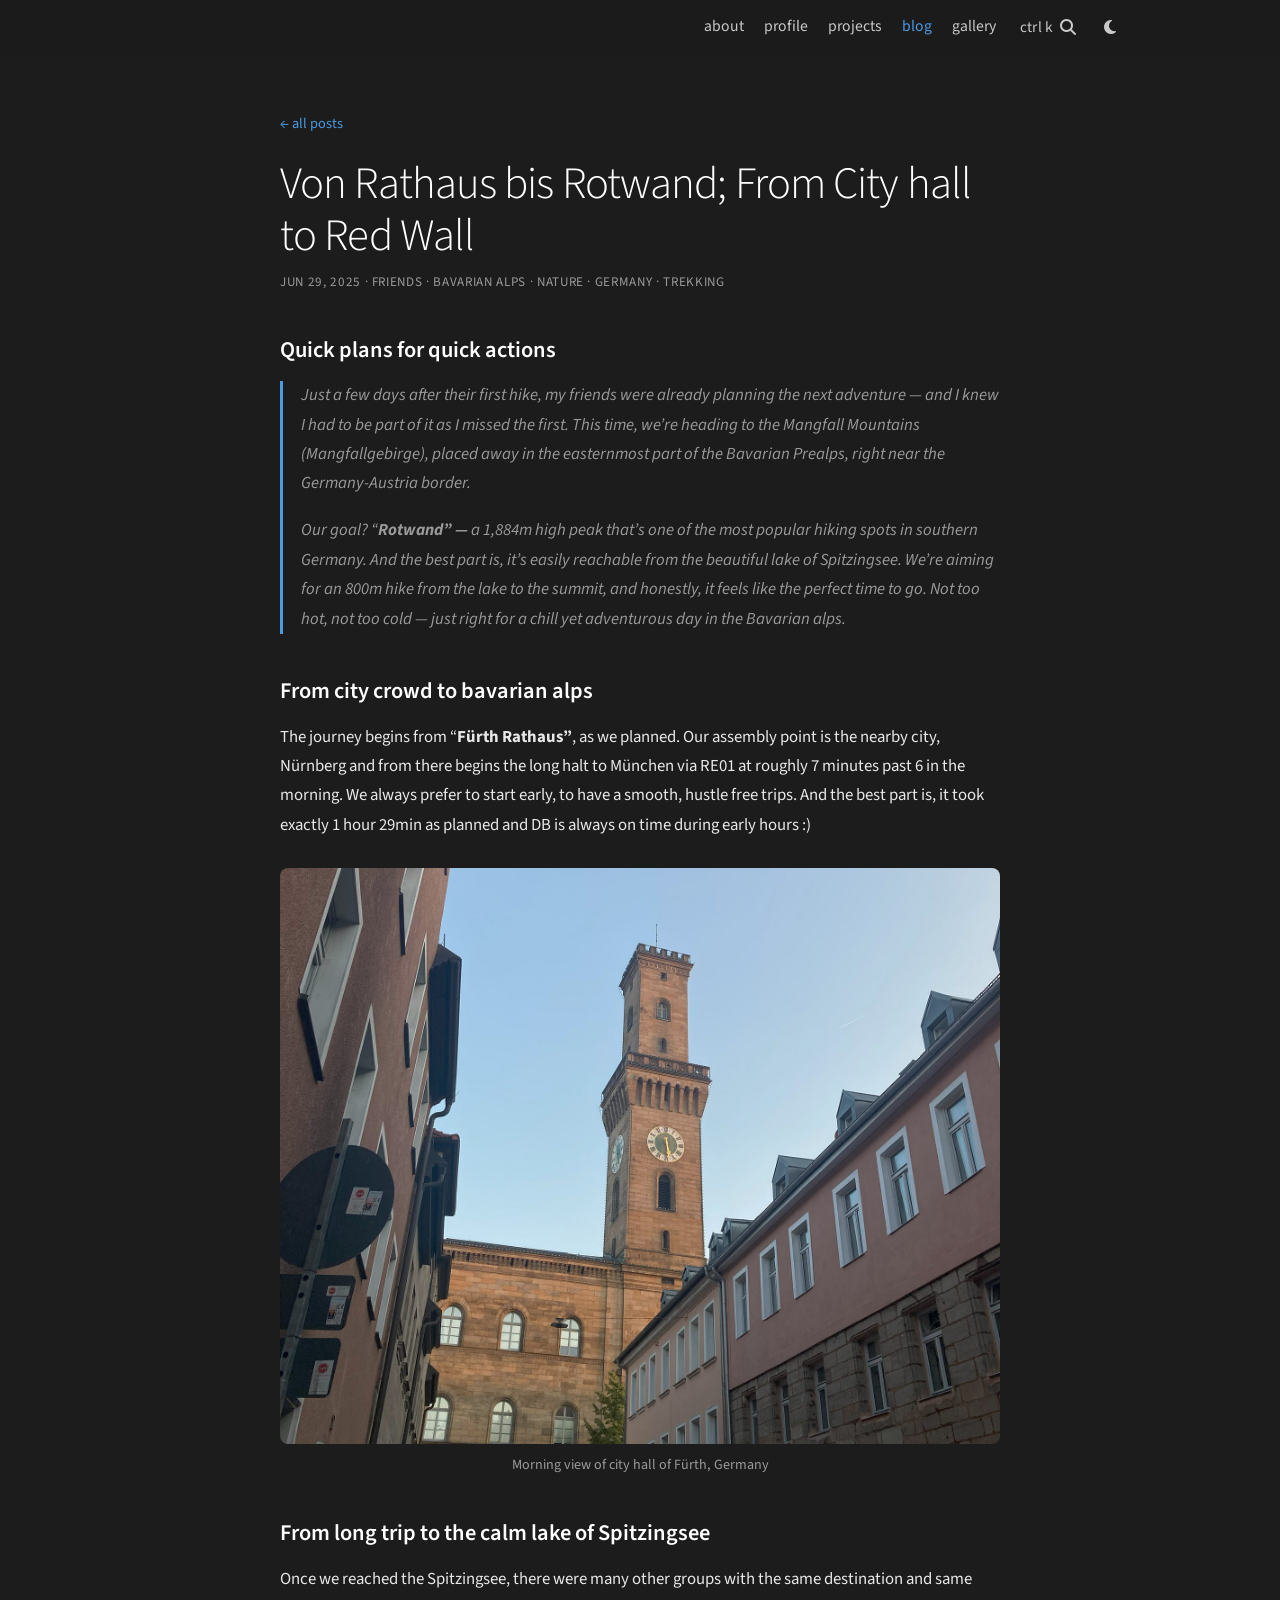
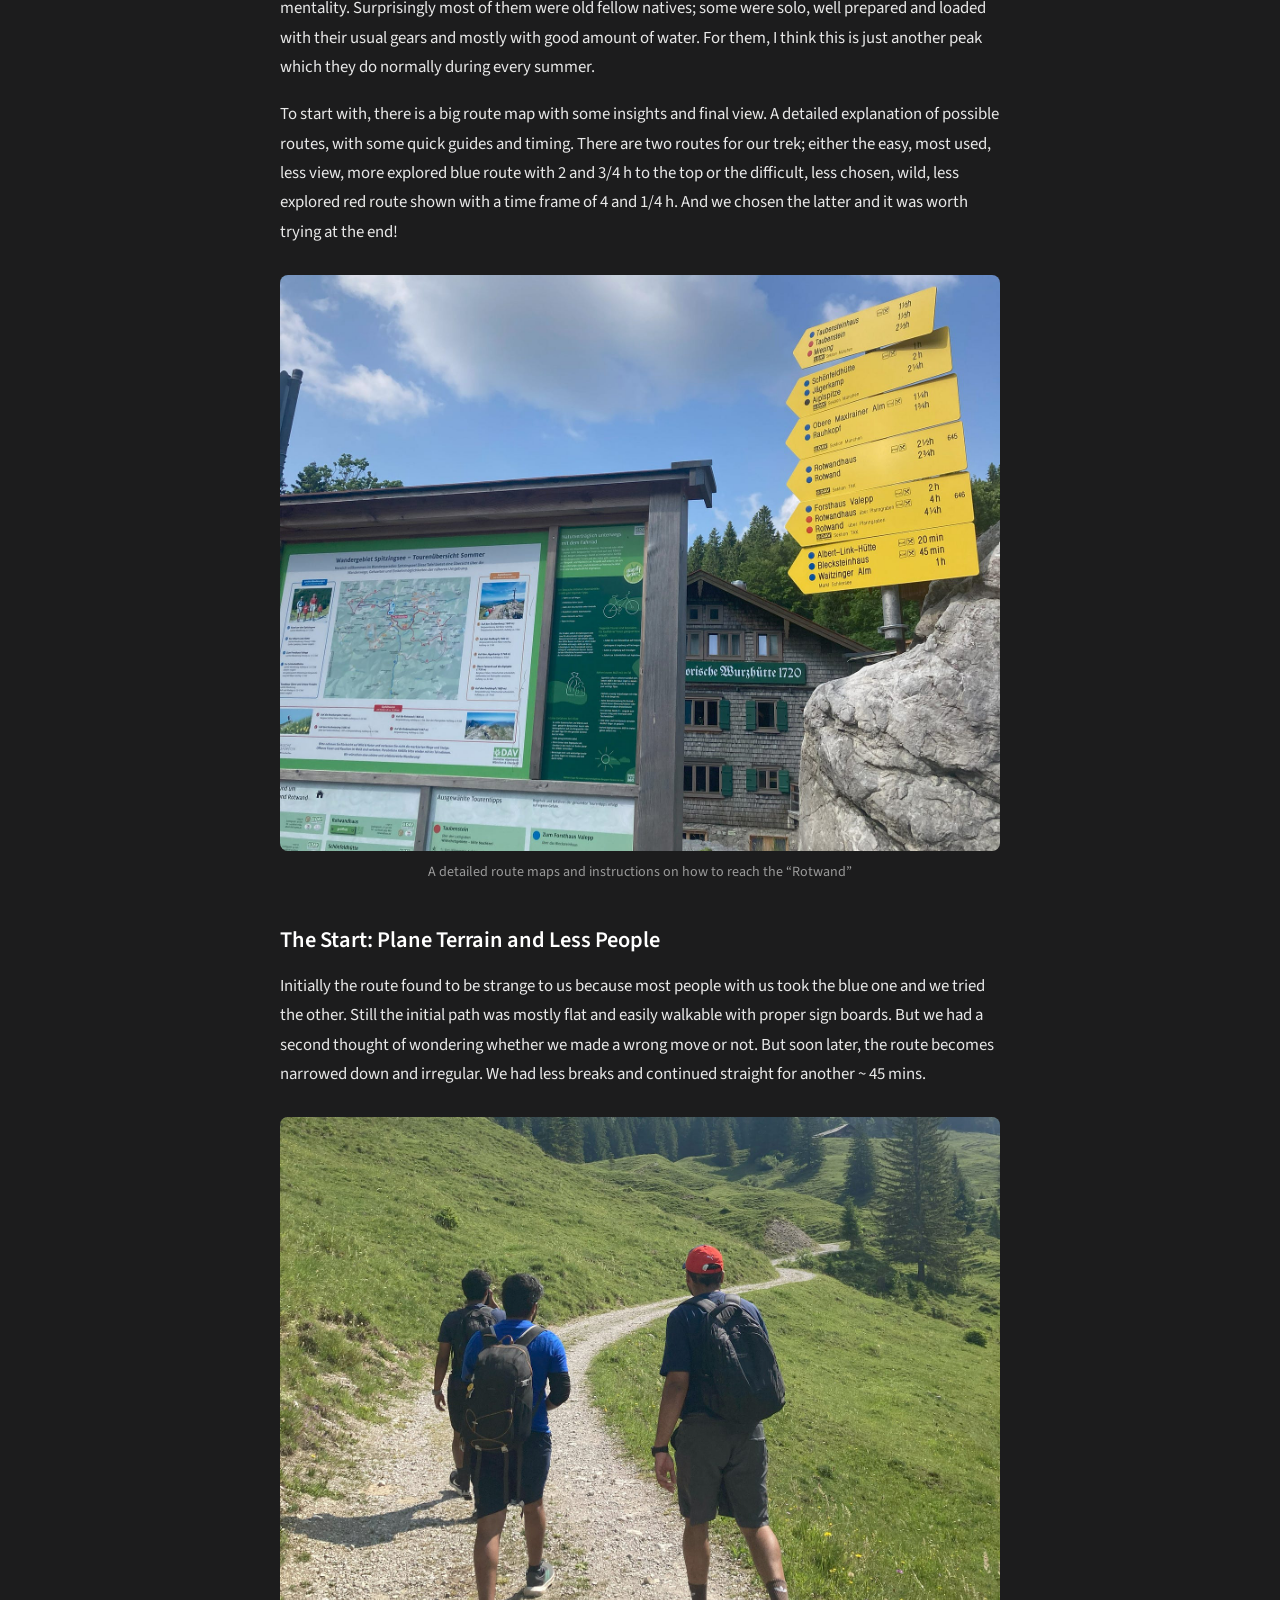
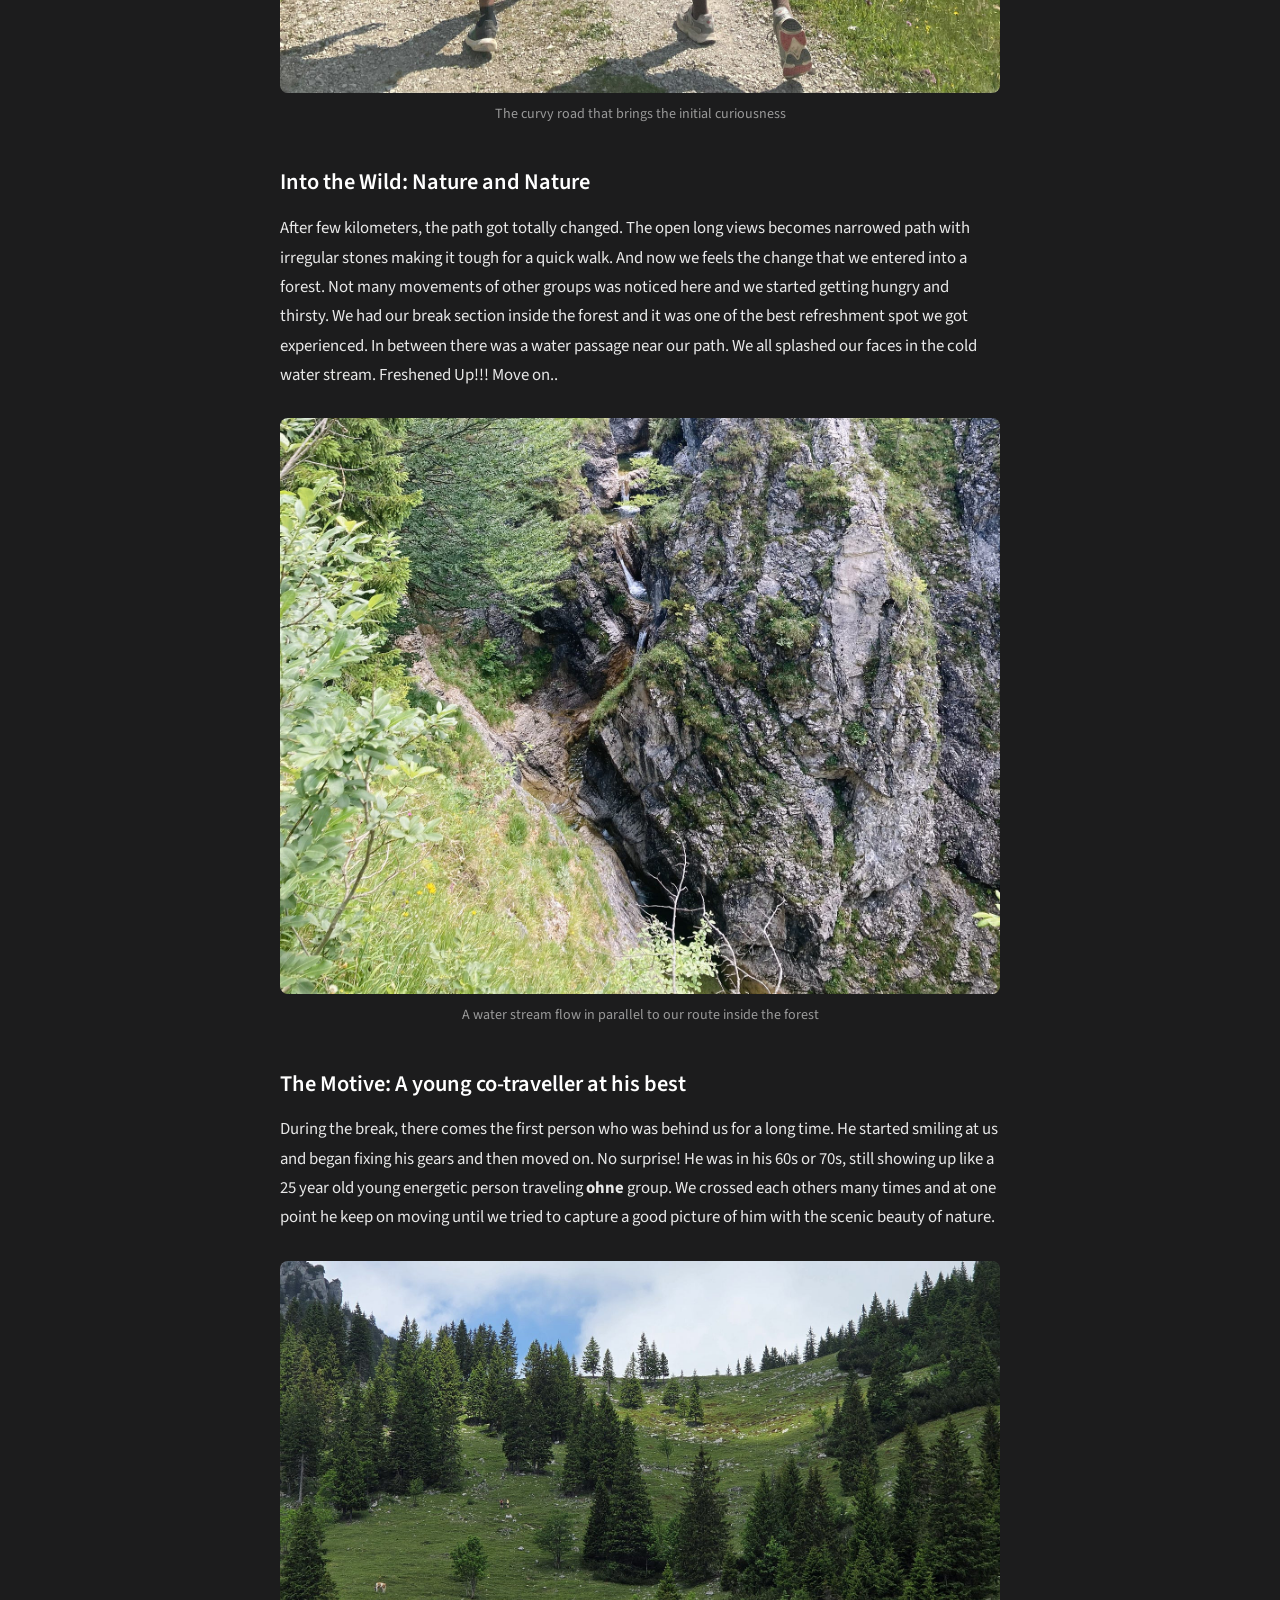
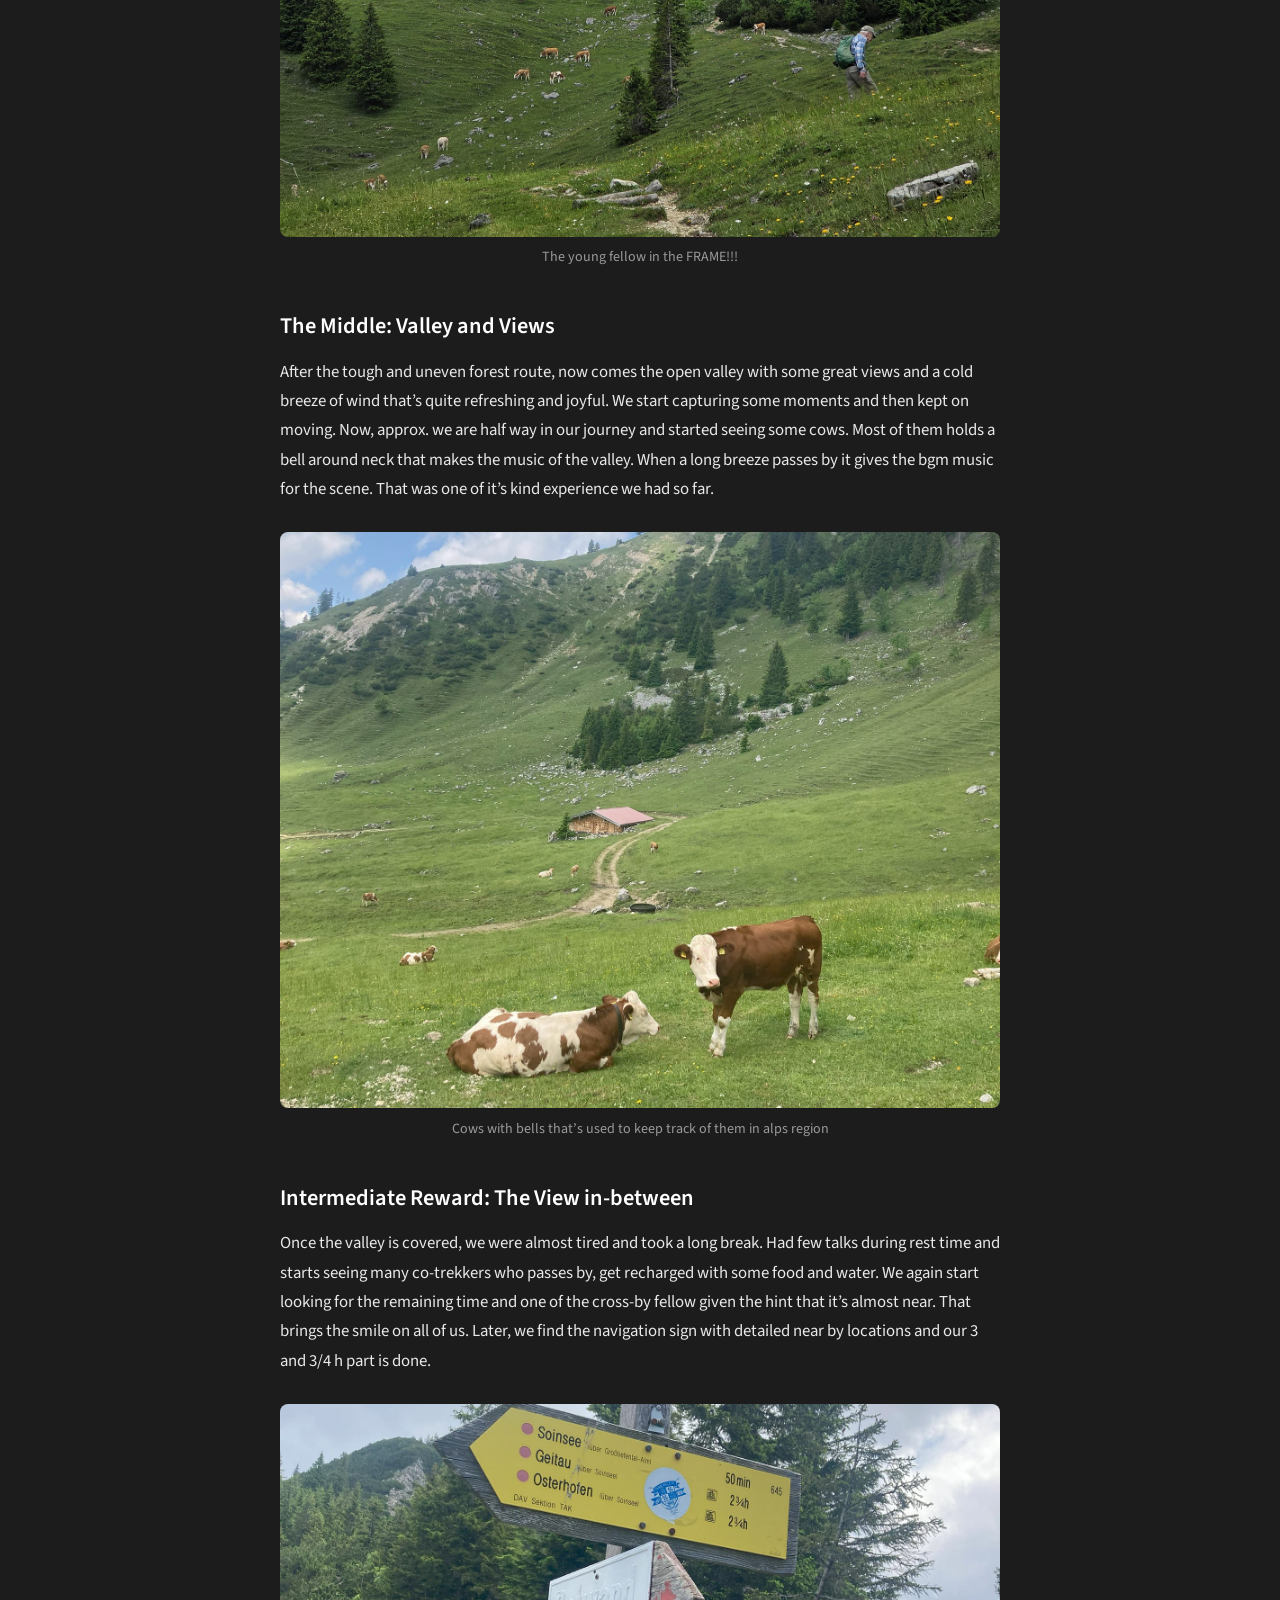
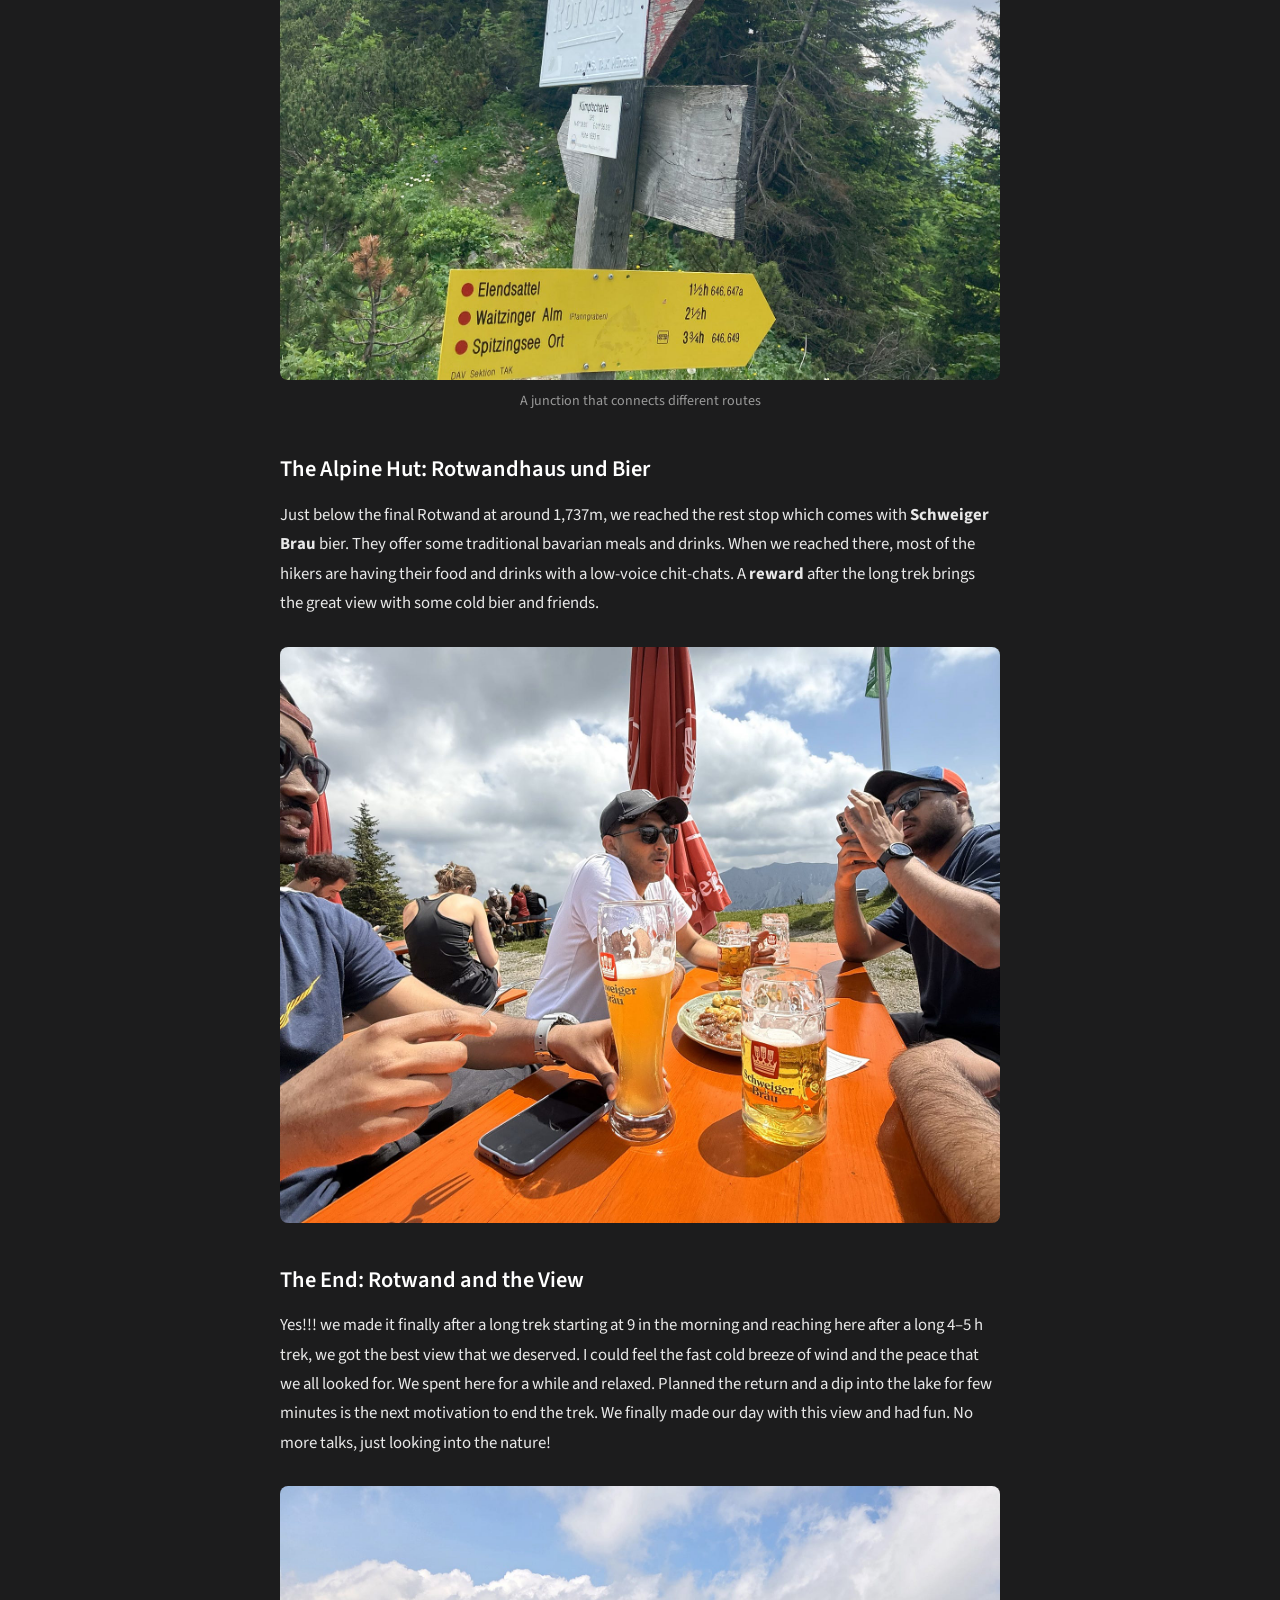
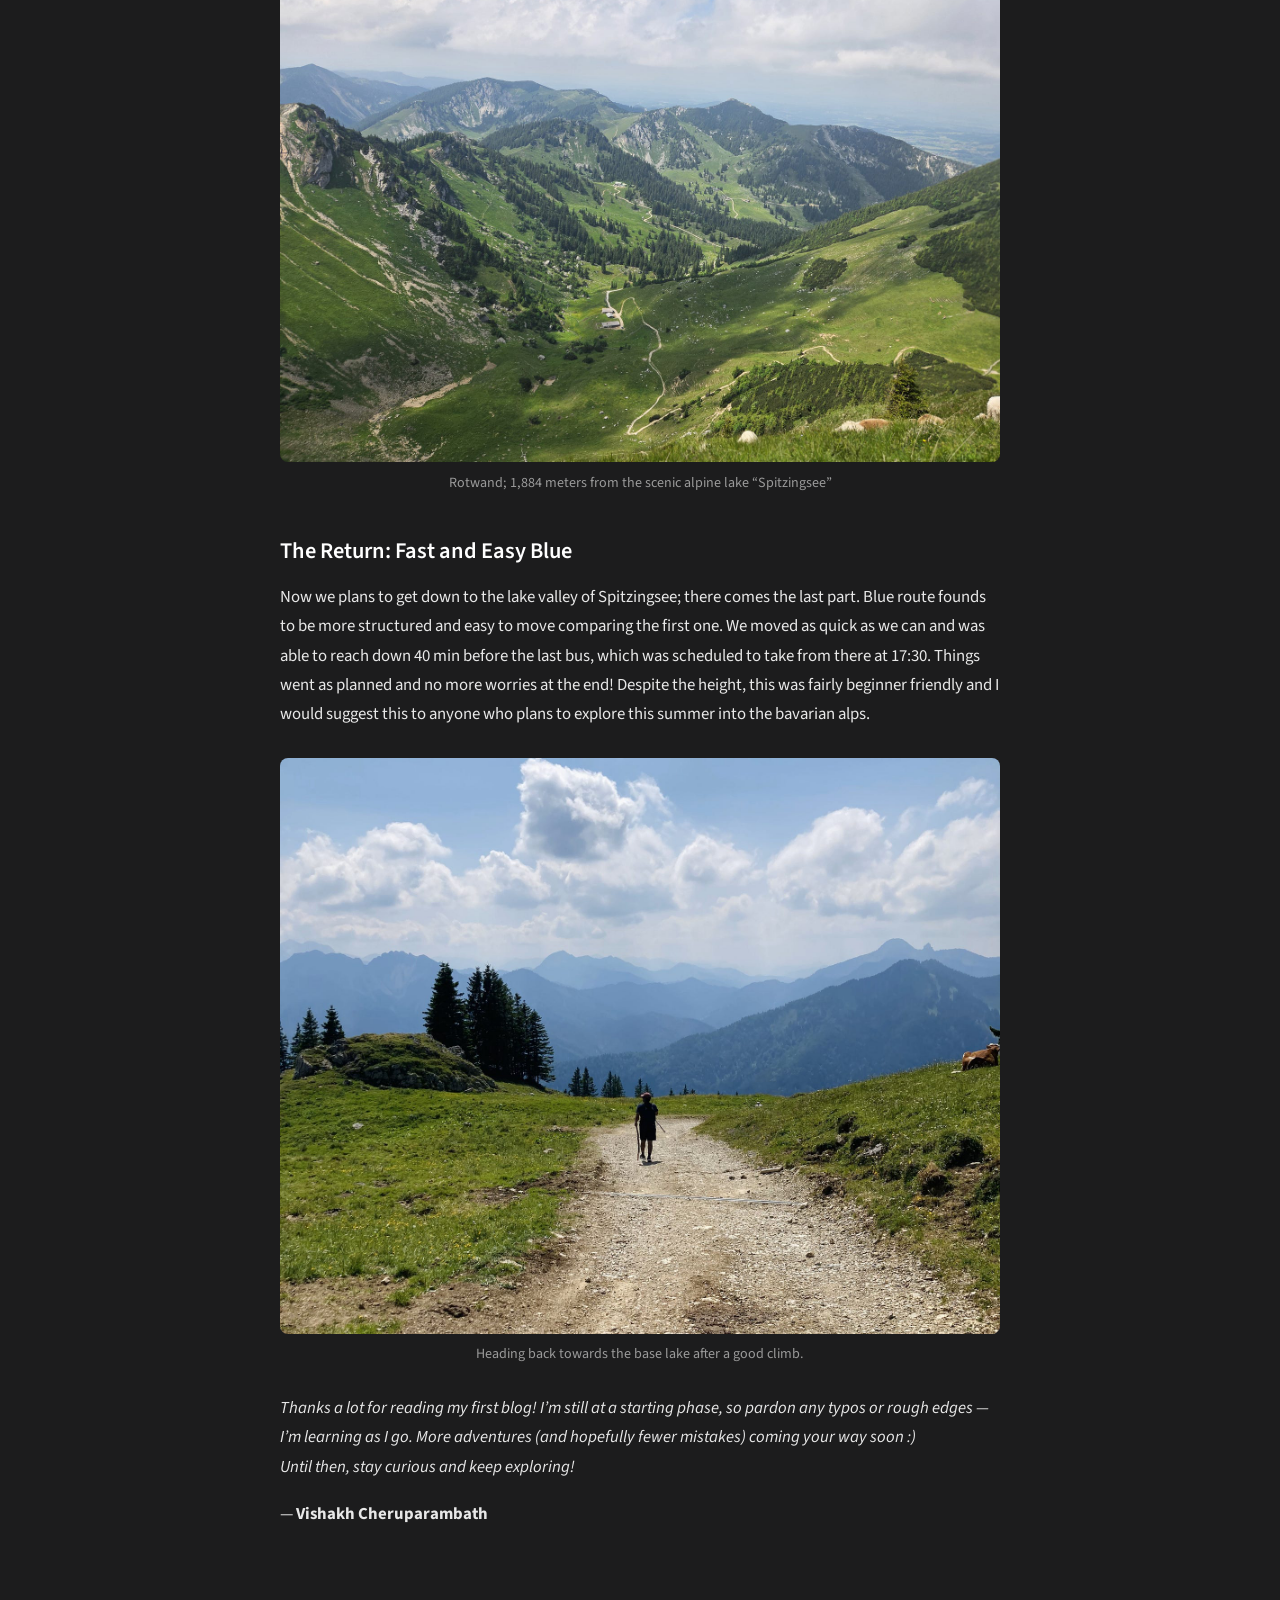
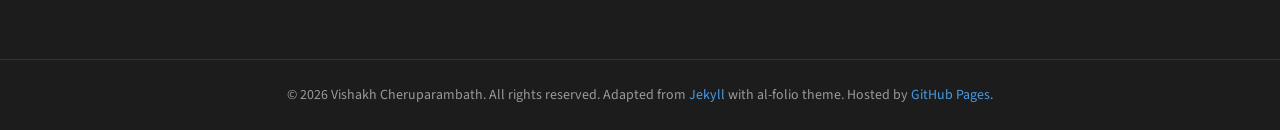
<file: blog-rotwand.html>
<!DOCTYPE html>
<html lang="en">

<head>
  <meta charset="UTF-8"/>
  <meta name="viewport" content="width=device-width, initial-scale=1.0"/>
  <title>Von Rathaus bis Rotwand; From City hall to Red Wall</title>

  <meta name="description" content="A day hike from Fürth to the Rotwand (1,884 m) via the red route from Spitzingsee in the Bavarian Prealps."/>
  <link rel="canonical" href="https://cvishakh.github.io/blog-rotwand.html"/>
  <meta property="og:type" content="article"/>
  <meta property="og:title" content="Von Rathaus bis Rotwand; From City hall to Red Wall"/>
  <meta property="og:description" content="A day hike from Fürth to the Rotwand (1,884 m) via the red route from Spitzingsee in the Bavarian Prealps."/>
  <meta property="og:url" content="https://cvishakh.github.io/blog-rotwand.html"/>
  <meta property="og:image" content="https://cvishakh.github.io/images/blog/rotwand/09.jpg"/>
  <link rel="stylesheet" href="https://cdnjs.cloudflare.com/ajax/libs/font-awesome/6.5.0/css/all.min.css" crossorigin="anonymous" referrerpolicy="no-referrer" />
  <link rel="preconnect" href="https://fonts.googleapis.com" />
  <link rel="preconnect" href="https://fonts.gstatic.com" crossorigin />
  <link href="https://fonts.googleapis.com/css2?family=Source+Sans+3:ital,wght@0,300..900;1,300..900&display=swap" rel="stylesheet" />
  <link rel="stylesheet" href="./assets/css/site.css" />

  <script>
    /* applied before paint to avoid a flash of the wrong theme */
    (function () {
      var stored = null;
      try { stored = localStorage.getItem('theme'); } catch (e) {}
      document.documentElement.setAttribute('data-theme', stored || 'dark');
    })();
  </script>
</head>

<body>
  <nav class="navbar" id="navbar">
    <div class="navbar__inner">
      <a class="nav-link" href="index.html">about</a>
      <a class="nav-link" href="timeline.html">profile</a>
      <a class="nav-link" href="projects.html">projects</a>
      <a class="nav-link is-active" href="blogs.html">blog</a>
      <a class="nav-link" href="photos.html">gallery</a>
      <button class="icon-btn" id="searchBtn" aria-label="Search (Ctrl+K)">
        <span class="kbd">ctrl k</span><i class="fas fa-magnifying-glass"></i>
      </button>
      <button class="icon-btn" id="themeBtn" aria-label="Toggle dark mode">
        <i class="fas fa-moon" id="themeIcon"></i>
      </button>
    </div>
  </nav>

  <main class="page">
    <article class="post">
      <a class="post__back" href="blogs.html">← all posts</a>
      <h1 class="page-title">Von Rathaus bis Rotwand; From City hall to Red Wall</h1>
      <div class="post__meta">Jun 29, 2025 · friends · bavarian alps · nature · germany · trekking</div>

      <h2>Quick plans for quick actions</h2>
      <blockquote>
        <p>Just a few days after their first hike, my friends were already planning the next adventure — and I knew I had to be part of it as I missed the first. This time, we’re heading to the Mangfall Mountains (Mangfallgebirge), placed away in the easternmost part of the Bavarian Prealps, right near the Germany-Austria border.</p>
        <p>Our goal? “<strong>Rotwand” — </strong>a 1,884m high peak that’s one of the most popular hiking spots in southern Germany. And the best part is, it’s easily reachable from the beautiful lake of Spitzingsee. We’re aiming for an 800m hike from the lake to the summit, and honestly, it feels like the perfect time to go. Not too hot, not too cold — just right for a chill yet adventurous day in the Bavarian alps.</p>
      </blockquote>

      <h2>From city crowd to bavarian alps</h2>
      <p>The journey begins from “<strong>Fürth Rathaus”</strong>, as we planned. Our assembly point is the nearby city, Nürnberg and from there begins the long halt to München via RE01 at roughly 7 minutes past 6 in the morning. We always prefer to start early, to have a smooth, hustle free trips. And the best part is, it took exactly 1 hour 29min as planned and DB is always on time during early hours :)</p>
      <figure>
        <img src="./images/blog/rotwand/01.jpg" alt="Morning view of city hall of Fürth, Germany" loading="lazy" />
        <figcaption>Morning view of city hall of Fürth, Germany</figcaption>
      </figure>

      <h2>From long trip to the calm lake of Spitzingsee</h2>
      <p>Once we reached the Spitzingsee, there were many other groups with the same destination and same mentality. Surprisingly most of them were old fellow natives; some were solo, well prepared and loaded with their usual gears and mostly with good amount of water. For them, I think this is just another peak which they do normally during every summer.</p>
      <p>To start with, there is a big route map with some insights and final view. A detailed explanation of possible routes, with some quick guides and timing. There are two routes for our trek; either the easy, most used, less view, more explored blue route with 2 and 3/4 h to the top or the difficult, less chosen, wild, less explored red route shown with a time frame of 4 and 1/4 h. And we chosen the latter and it was worth trying at the end!</p>
      <figure>
        <img src="./images/blog/rotwand/02.jpg" alt="Route map and instructions for reaching the Rotwand" loading="lazy" />
        <figcaption>A detailed route maps and instructions on how to reach the “Rotwand”</figcaption>
      </figure>

      <h2>The Start: Plane Terrain and Less People</h2>
      <p>Initially the route found to be strange to us because most people with us took the blue one and we tried the other. Still the initial path was mostly flat and easily walkable with proper sign boards. But we had a second thought of wondering whether we made a wrong move or not. But soon later, the route becomes narrowed down and irregular. We had less breaks and continued straight for another ~ 45 mins.</p>
      <figure>
        <img src="./images/blog/rotwand/03.jpg" alt="A curvy path at the start of the red route" loading="lazy" />
        <figcaption>The curvy road that brings the initial curiousness</figcaption>
      </figure>

      <h2>Into the Wild: Nature and Nature</h2>
      <p>After few kilometers, the path got totally changed. The open long views becomes narrowed path with irregular stones making it tough for a quick walk. And now we feels the change that we entered into a forest. Not many movements of other groups was noticed here and we started getting hungry and thirsty. We had our break section inside the forest and it was one of the best refreshment spot we got experienced. In between there was a water passage near our path. We all splashed our faces in the cold water stream. Freshened Up!!! Move on..</p>
      <figure>
        <img src="./images/blog/rotwand/04.jpg" alt="A water stream running beside the forest path" loading="lazy" />
        <figcaption>A water stream flow in parallel to our route inside the forest</figcaption>
      </figure>

      <h2>The Motive: A young co-traveller at his best</h2>
      <p>During the break, there comes the first person who was behind us for a long time. He started smiling at us and began fixing his gears and then moved on. No surprise! He was in his 60s or 70s, still showing up like a 25 year old young energetic person traveling <strong>ohne </strong>group. We crossed each others many times and at one point he keep on moving until we tried to capture a good picture of him with the scenic beauty of nature.</p>
      <figure>
        <img src="./images/blog/rotwand/05.jpg" alt="A fellow hiker on the trail with mountain scenery" loading="lazy" />
        <figcaption>The young fellow in the FRAME!!!</figcaption>
      </figure>

      <h2>The Middle: Valley and Views</h2>
      <p>After the tough and uneven forest route, now comes the open valley with some great views and a cold breeze of wind that’s quite refreshing and joyful. We start capturing some moments and then kept on moving. Now, approx. we are half way in our journey and started seeing some cows. Most of them holds a bell around neck that makes the music of the valley. When a long breeze passes by it gives the bgm music for the scene. That was one of it’s kind experience we had so far.</p>
      <figure>
        <img src="./images/blog/rotwand/06.jpg" alt="Cows with bells grazing in the alpine valley" loading="lazy" />
        <figcaption>Cows with bells that’s used to keep track of them in alps region</figcaption>
      </figure>

      <h2>Intermediate Reward: The View in-between</h2>
      <p>Once the valley is covered, we were almost tired and took a long break. Had few talks during rest time and starts seeing many co-trekkers who passes by, get recharged with some food and water. We again start looking for the remaining time and one of the cross-by fellow given the hint that it’s almost near. That brings the smile on all of us. Later, we find the navigation sign with detailed near by locations and our 3 and 3/4 h part is done.</p>
      <figure>
        <img src="./images/blog/rotwand/07.jpg" alt="A trail junction signpost connecting different routes" loading="lazy" />
        <figcaption>A junction that connects different routes</figcaption>
      </figure>

      <h2>The Alpine Hut: Rotwandhaus und Bier</h2>
      <p>Just below the final Rotwand at around 1,737m, we reached the rest stop which comes with <strong>Schweiger Brau</strong> bier. They offer some traditional bavarian meals and drinks. When we reached there, most of the hikers are having their food and drinks with a low-voice chit-chats. A <strong>reward </strong>after the long trek brings the great view with some cold bier and friends.</p>
      <figure>
        <img src="./images/blog/rotwand/08.jpg" alt="The Rotwandhaus alpine hut" loading="lazy" />
      </figure>

      <h2>The End: Rotwand and the View</h2>
      <p>Yes!!! we made it finally after a long trek starting at 9 in the morning and reaching here after a long 4–5 h trek, we got the best view that we deserved. I could feel the fast cold breeze of wind and the peace that we all looked for. We spent here for a while and relaxed. Planned the return and a dip into the lake for few minutes is the next motivation to end the trek. We finally made our day with this view and had fun. No more talks, just looking into the nature!</p>
      <figure>
        <img src="./images/blog/rotwand/09.jpg" alt="View from the Rotwand summit" loading="lazy" />
        <figcaption>Rotwand; 1,884 meters from the scenic alpine lake “Spitzingsee”</figcaption>
      </figure>

      <h2>The Return: Fast and Easy Blue</h2>
      <p>Now we plans to get down to the lake valley of Spitzingsee; there comes the last part. Blue route founds to be more structured and easy to move comparing the first one. We moved as quick as we can and was able to reach down 40 min before the last bus, which was scheduled to take from there at 17:30. Things went as planned and no more worries at the end! Despite the height, this was fairly beginner friendly and I would suggest this to anyone who plans to explore this summer into the bavarian alps.</p>
      <figure>
        <img src="./images/blog/rotwand/10.jpg" alt="Heading back down towards Spitzingsee" loading="lazy" />
        <figcaption>Heading back towards the base lake after a good climb.</figcaption>
      </figure>

      <p><em>Thanks a lot for reading my first blog! I’m still at a starting phase, so pardon any typos or rough edges — I’m learning as I go. More adventures (and hopefully fewer mistakes) coming your way soon :)<br/> Until then, stay curious and keep exploring!</em></p>
      <p>— <strong>Vishakh Cheruparambath</strong></p>
    </article>
  </main>

  <footer>© 2026 Vishakh Cheruparambath. All rights reserved. Adapted from <a href="https://jekyllrb.com/" target="_blank" rel="noopener noreferrer">Jekyll</a> with al-folio theme. Hosted by <a href="https://pages.github.com/" target="_blank" rel="noopener noreferrer">GitHub Pages</a>.</footer>

  <script src="./assets/js/site.js"></script>
</body>
</html>
</file>
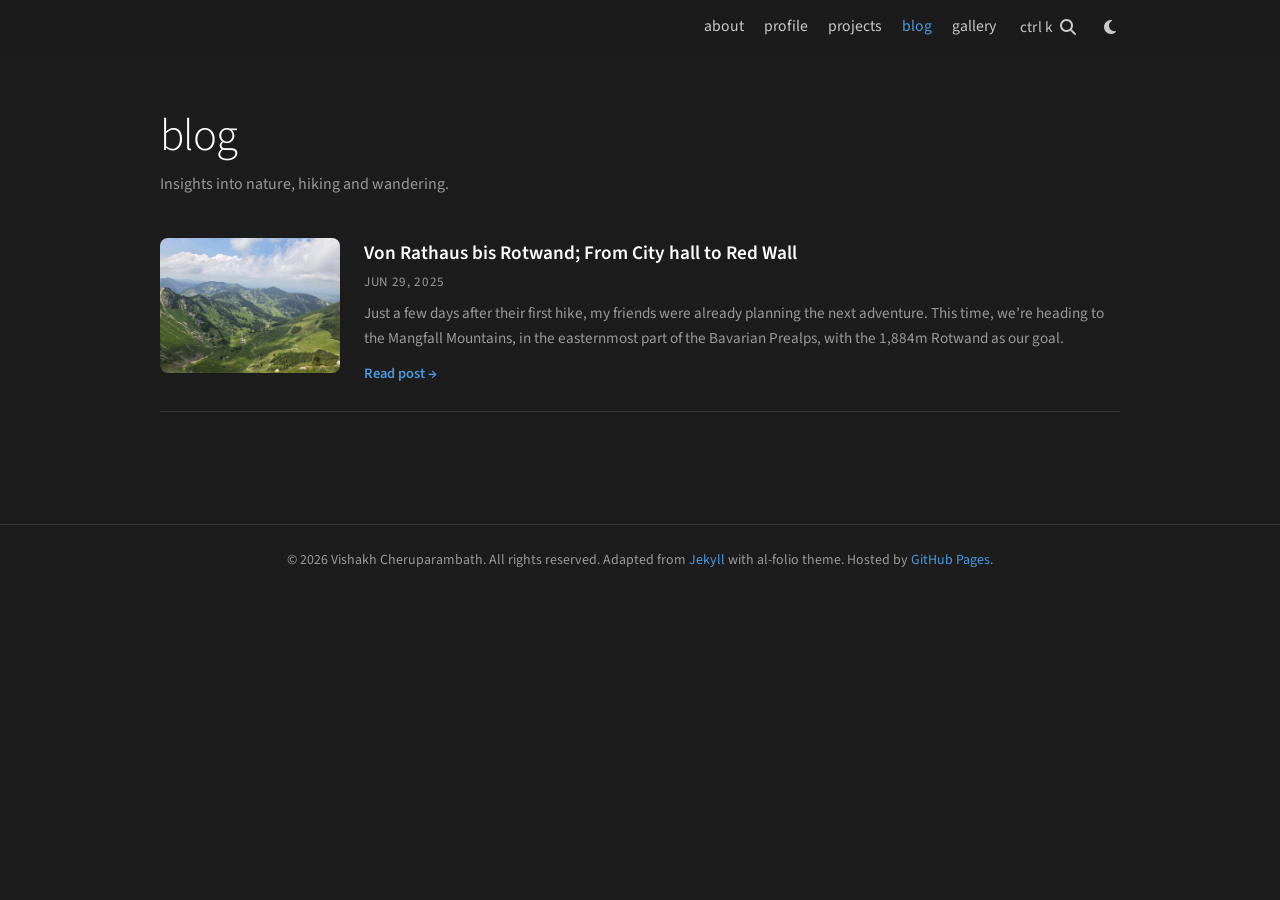
<file: blogs.html>
<!DOCTYPE html>
<html lang="en">

<head>
  <meta charset="UTF-8"/>
  <meta name="viewport" content="width=device-width, initial-scale=1.0"/>
  <title>Blog</title>

  <meta name="description" content="Read blog posts by Vishakh Cheruparambath on nature, hiking and wandering."/>
  <link rel="canonical" href="https://cvishakh.github.io/blogs.html"/>
  <link rel="stylesheet" href="https://cdnjs.cloudflare.com/ajax/libs/font-awesome/6.5.0/css/all.min.css" crossorigin="anonymous" referrerpolicy="no-referrer" />
  <link rel="preconnect" href="https://fonts.googleapis.com" />
  <link rel="preconnect" href="https://fonts.gstatic.com" crossorigin />
  <link href="https://fonts.googleapis.com/css2?family=Source+Sans+3:ital,wght@0,300..900;1,300..900&display=swap" rel="stylesheet" />
  <link rel="stylesheet" href="./assets/css/site.css" />

  <script>
    /* applied before paint to avoid a flash of the wrong theme */
    (function () {
      var stored = null;
      try { stored = localStorage.getItem('theme'); } catch (e) {}
      document.documentElement.setAttribute('data-theme', stored || 'dark');
    })();
  </script>
</head>

<body>
  <nav class="navbar" id="navbar">
    <div class="navbar__inner">
      <a class="nav-link" href="index.html">about</a>
      <a class="nav-link" href="timeline.html">profile</a>
      <a class="nav-link" href="projects.html">projects</a>
      <a class="nav-link is-active" href="blogs.html">blog</a>
      <a class="nav-link" href="photos.html">gallery</a>
      <button class="icon-btn" id="searchBtn" aria-label="Search (Ctrl+K)">
        <span class="kbd">ctrl k</span><i class="fas fa-magnifying-glass"></i>
      </button>
      <button class="icon-btn" id="themeBtn" aria-label="Toggle dark mode">
        <i class="fas fa-moon" id="themeIcon"></i>
      </button>
    </div>
  </nav>

  <main class="page">
    <h1 class="page-title">blog</h1>
    <p class="page-subtitle">
      Insights into nature, hiking and wandering.
    </p>

    <div class="blog-list">
      <article class="blog-item">
        <a href="blog-rotwand.html"><img src="./images/blog/rotwand/09.jpg" alt="View from the Rotwand summit" loading="lazy" /></a>
        <div>
          <h3><a href="blog-rotwand.html">Von Rathaus bis Rotwand; From City hall to Red Wall</a></h3>
          <div class="pub-date">Jun 29, 2025</div>
          <p>Just a few days after their first hike, my friends were already planning the next adventure. This time, we’re heading to the Mangfall Mountains, in the easternmost part of the Bavarian Prealps, with the 1,884m Rotwand as our goal.</p>
          <a class="read-more" href="blog-rotwand.html">Read post →</a>
        </div>
      </article>
    </div>
  </main>

  <footer>© 2026 Vishakh Cheruparambath. All rights reserved. Adapted from <a href="https://jekyllrb.com/" target="_blank" rel="noopener noreferrer">Jekyll</a> with al-folio theme. Hosted by <a href="https://pages.github.com/" target="_blank" rel="noopener noreferrer">GitHub Pages</a>.</footer>

  <script src="./assets/js/site.js"></script>
</body>
</html>
</file>
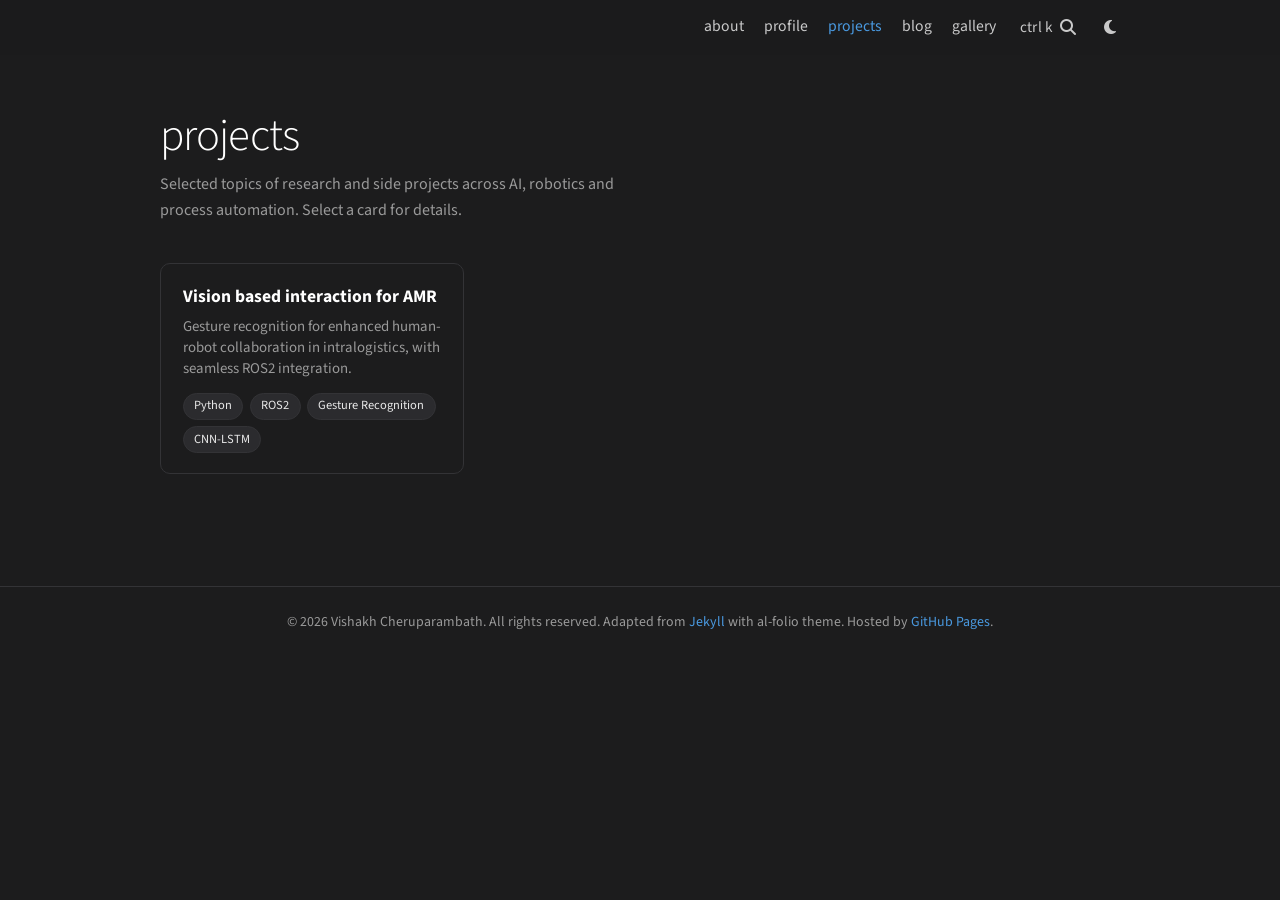
<file: projects.html>
<!DOCTYPE html>
<html lang="en">

<head>
  <meta charset="UTF-8"/>
  <meta name="viewport" content="width=device-width, initial-scale=1.0"/>
  <title>Projects</title>

  <meta name="description" content="Research and side projects by Vishakh Cheruparambath in AI, robotics and process automation."/>
  <link rel="canonical" href="https://cvishakh.github.io/projects.html"/>
  <link rel="stylesheet" href="https://cdnjs.cloudflare.com/ajax/libs/font-awesome/6.5.0/css/all.min.css" crossorigin="anonymous" referrerpolicy="no-referrer" />
  <link rel="preconnect" href="https://fonts.googleapis.com" />
  <link rel="preconnect" href="https://fonts.gstatic.com" crossorigin />
  <link href="https://fonts.googleapis.com/css2?family=Source+Sans+3:ital,wght@0,300..900;1,300..900&display=swap" rel="stylesheet" />
  <link rel="stylesheet" href="./assets/css/site.css" />

  <script>
    /* applied before paint to avoid a flash of the wrong theme */
    (function () {
      var stored = null;
      try { stored = localStorage.getItem('theme'); } catch (e) {}
      document.documentElement.setAttribute('data-theme', stored || 'dark');
    })();
  </script>
</head>

<body>
  <nav class="navbar" id="navbar">
    <div class="navbar__inner">
      <a class="nav-link" href="index.html">about</a>
      <a class="nav-link" href="timeline.html">profile</a>
      <a class="nav-link is-active" href="projects.html">projects</a>
      <a class="nav-link" href="blogs.html">blog</a>
      <a class="nav-link" href="photos.html">gallery</a>
      <button class="icon-btn" id="searchBtn" aria-label="Search (Ctrl+K)">
        <span class="kbd">ctrl k</span><i class="fas fa-magnifying-glass"></i>
      </button>
      <button class="icon-btn" id="themeBtn" aria-label="Toggle dark mode">
        <i class="fas fa-moon" id="themeIcon"></i>
      </button>
    </div>
  </nav>

  <main class="page">
    <h1 class="page-title">projects</h1>
    <p class="page-subtitle">
      Selected topics of research and side projects across AI, robotics and process automation. Select a card for details.
    </p>

    <div class="projects-grid">
      <button class="project-card" type="button" data-project="amr">
        <h3>Vision based interaction for AMR</h3>
        <p>Gesture recognition for enhanced human-robot collaboration in intralogistics, with seamless ROS2 integration.</p>
        <div class="tl-tags">
          <span class="tag">Python</span>
          <span class="tag">ROS2</span>
          <span class="tag">Gesture Recognition</span>
          <span class="tag">CNN-LSTM</span>
        </div>
      </button>
    </div>
  </main>

  <footer>© 2026 Vishakh Cheruparambath. All rights reserved. Adapted from <a href="https://jekyllrb.com/" target="_blank" rel="noopener noreferrer">Jekyll</a> with al-folio theme. Hosted by <a href="https://pages.github.com/" target="_blank" rel="noopener noreferrer">GitHub Pages</a>.</footer>

  <!-- project detail templates -->
  <template id="project-amr">
    <h2>Vision based interaction for AMR</h2>
    <p>Gesture recognition for enhanced human-robot collaboration in intralogistics applications, with seamless ROS2 integration.</p>

    <a class="source-link" href="https://github.com/cvishakh/gesture_classification_zed2i" target="_blank" rel="noopener noreferrer">
      <i class="fab fa-github"></i> View source
    </a>

    <h3>Features</h3>
    <ul>
      <li>Engineered a production-grade custom gesture recognition system.</li>
      <li>Modular ROS2-based system architecture for gesture commands.</li>
      <li>Implemented algorithms for multi-object detection using the ZED 2i.</li>
      <li>Built a continuous integration pipeline and software stack in FAPS GitLab.</li>
      <li>Designed and documented the system architecture in Obsidian.</li>
      <li>Developed a behavior tree for modular and reusable gesture commands.</li>
    </ul>

    <h3>Tech stack</h3>
    <div class="tl-tags">
      <span class="tag">C++</span>
      <span class="tag">ROS2</span>
      <span class="tag">ZED2i</span>
      <span class="tag">Python</span>
      <span class="tag">Behavior Tree</span>
      <span class="tag">GitLab</span>
      <span class="tag">Obsidian</span>
    </div>
  </template>

  <script src="./assets/js/site.js"></script>
  <script>
    (function () {
      var modal = null;
      var lastFocused = null;

      function closeModal() {
        if (!modal) return;
        modal.remove();
        modal = null;
        if (lastFocused) lastFocused.focus();
      }

      function openModal(key) {
        var tpl = document.getElementById('project-' + key);
        if (!tpl || modal) return;

        lastFocused = document.activeElement;

        modal = document.createElement('div');
        modal.className = 'modal';
        modal.setAttribute('role', 'dialog');
        modal.setAttribute('aria-modal', 'true');

        var content = document.createElement('div');
        content.className = 'modal__content';
        content.tabIndex = -1;

        var close = document.createElement('button');
        close.className = 'modal__close';
        close.type = 'button';
        close.setAttribute('aria-label', 'Close');
        close.innerHTML = '&times;';
        close.addEventListener('click', closeModal);

        content.appendChild(close);
        content.appendChild(tpl.content.cloneNode(true));
        modal.appendChild(content);
        document.body.appendChild(modal);
        content.focus();

        modal.addEventListener('click', function (e) { if (e.target === modal) closeModal(); });
      }

      document.querySelectorAll('.project-card').forEach(function (card) {
        card.addEventListener('click', function () { openModal(card.dataset.project); });
      });

      document.addEventListener('keydown', function (e) {
        if (e.key === 'Escape') closeModal();
      });
    })();
  </script>
</body>
</html>
</file>
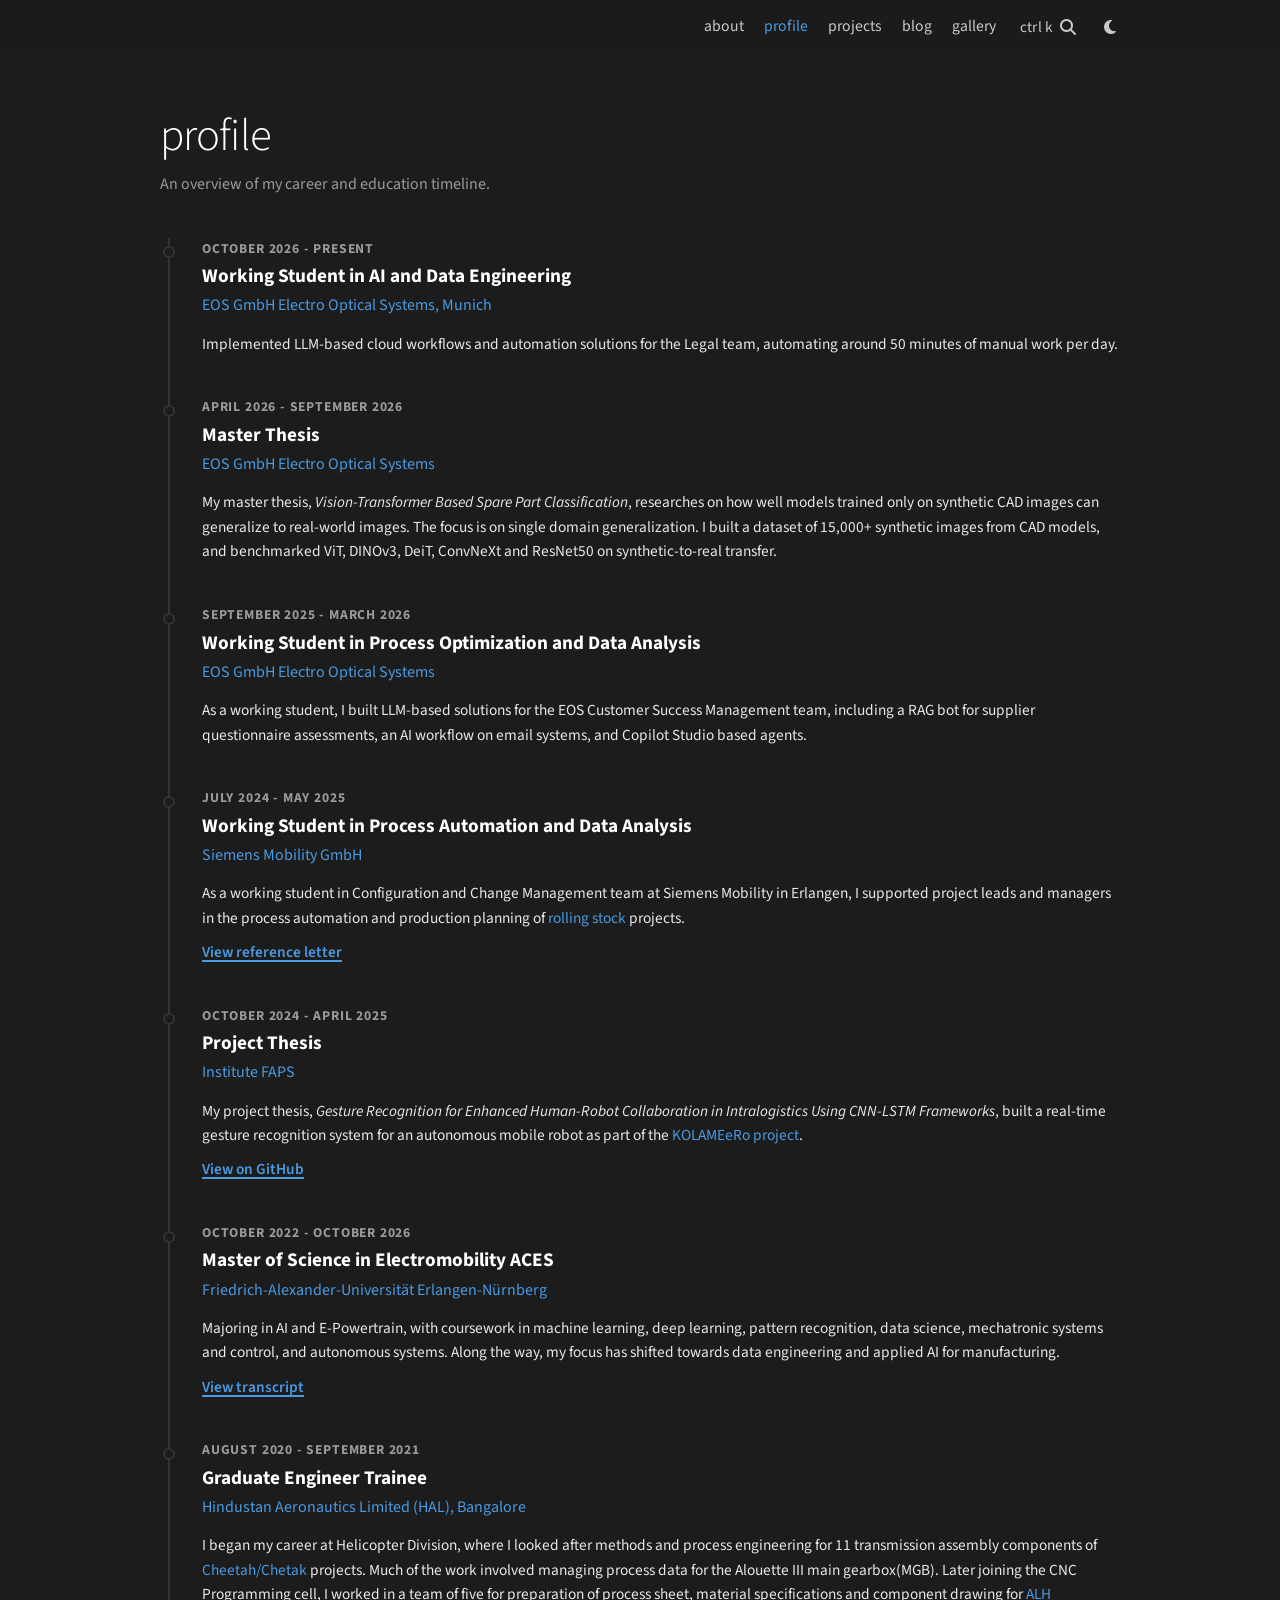
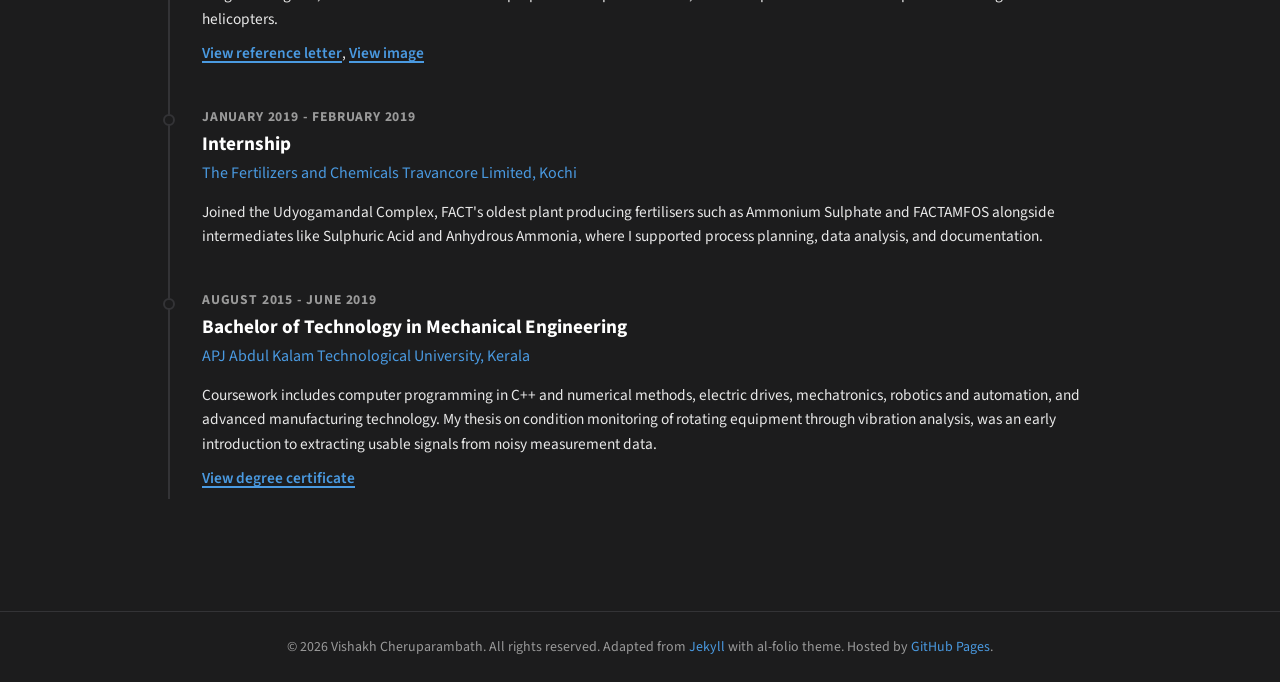
<file: timeline.html>
<!DOCTYPE html>
<html lang="en">

<head>
  <meta charset="UTF-8"/>
  <meta name="viewport" content="width=device-width, initial-scale=1.0"/>
  <title>Profile</title>

  <meta name="description" content="Career and education timeline of Vishakh Cheruparambath — EOS GmbH, Siemens Mobility, FAU Erlangen-Nürnberg and Hindustan Aeronautics Limited."/>
  <link rel="canonical" href="https://cvishakh.github.io/timeline.html"/>
  <link rel="stylesheet" href="https://cdnjs.cloudflare.com/ajax/libs/font-awesome/6.5.0/css/all.min.css" crossorigin="anonymous" referrerpolicy="no-referrer" />
  <link rel="preconnect" href="https://fonts.googleapis.com" />
  <link rel="preconnect" href="https://fonts.gstatic.com" crossorigin />
  <link href="https://fonts.googleapis.com/css2?family=Source+Sans+3:ital,wght@0,300..900;1,300..900&display=swap" rel="stylesheet" />
  <link rel="stylesheet" href="./assets/css/site.css" />

  <script>
    /* applied before paint to avoid a flash of the wrong theme */
    (function () {
      var stored = null;
      try { stored = localStorage.getItem('theme'); } catch (e) {}
      document.documentElement.setAttribute('data-theme', stored || 'dark');
    })();
  </script>
</head>

<body>
  <nav class="navbar" id="navbar">
    <div class="navbar__inner">
      <a class="nav-link" href="index.html">about</a>
      <a class="nav-link is-active" href="timeline.html">profile</a>
      <a class="nav-link" href="projects.html">projects</a>
      <a class="nav-link" href="blogs.html">blog</a>
      <a class="nav-link" href="photos.html">gallery</a>
      <button class="icon-btn" id="searchBtn" aria-label="Search (Ctrl+K)">
        <span class="kbd">ctrl k</span><i class="fas fa-magnifying-glass"></i>
      </button>
      <button class="icon-btn" id="themeBtn" aria-label="Toggle dark mode">
        <i class="fas fa-moon" id="themeIcon"></i>
      </button>
    </div>
  </nav>

  <main class="page">
    <h1 class="page-title">profile</h1>
    <p class="page-subtitle">
      An overview of my career and education timeline.
    </p>

    <section class="timeline">

      <article class="tl-entry">
        <div class="tl-date">October 2026 - Present</div>
        <h2 class="tl-title">Working Student in AI and Data Engineering</h2>
        <div class="tl-org">
          <a href="https://www.eos.info/" target="_blank" rel="noopener noreferrer">EOS GmbH Electro Optical Systems, Munich</a>
        </div>
        <p>
          Implemented LLM-based cloud workflows and automation solutions for the Legal team, automating
          around 50 minutes of manual work per day.
        </p>
      </article>

      <article class="tl-entry">
        <div class="tl-date">April 2026 - September 2026</div>
        <h2 class="tl-title">Master Thesis</h2>
        <div class="tl-org">
          <a href="https://www.eos.info/" target="_blank" rel="noopener noreferrer">EOS GmbH Electro Optical Systems</a>
        </div>
        <p>
          My master thesis, <em>Vision-Transformer Based Spare Part Classification</em>, researches
          on how well models trained only on synthetic CAD images can generalize to real-world images. The focus is on
          single domain generalization. I built a dataset of 15,000+ synthetic images from CAD models, and benchmarked ViT,
          DINOv3, DeiT, ConvNeXt and ResNet50 on synthetic-to-real transfer.
        </p>
      </article>

      <article class="tl-entry">
        <div class="tl-date">September 2025 - March 2026</div>
        <h2 class="tl-title">Working Student in Process Optimization and Data Analysis</h2>
        <div class="tl-org">
          <a href="https://www.eos.info/" target="_blank" rel="noopener noreferrer">EOS GmbH Electro Optical Systems</a>
        </div>
        <p>
          As a working student, I built LLM-based solutions for the EOS Customer Success Management team, including a RAG
          bot for supplier questionnaire assessments, an AI workflow on email systems, and Copilot Studio based agents.
        </p>
      </article>

      <article class="tl-entry">
        <div class="tl-date">July 2024 - May 2025</div>
        <h2 class="tl-title">Working Student in Process Automation and Data Analysis</h2>
        <div class="tl-org">
          <a href="https://www.mobility.siemens.com/global/de/portfolio/fahrzeuge.html" target="_blank" rel="noopener noreferrer">Siemens Mobility GmbH</a>
        </div>
        <p>
          As a working student in Configuration and Change Management team at Siemens Mobility in Erlangen, I supported
          project leads and managers in the process automation and production planning of <a href="https://www.mobility.siemens.com/global/en/portfolio/rolling-stock.html" target="_blank" rel="noopener noreferrer">rolling stock</a> projects.
        </p>
        <p class="attachment"><a href="./assets/Arbeit_Zeugnis_SIEMENS.pdf" target="_blank" rel="noopener noreferrer">View reference letter</a></p>
      </article>

      <article class="tl-entry">
        <div class="tl-date">October 2024 - April 2025</div>
        <h2 class="tl-title">Project Thesis</h2>
        <div class="tl-org">
          <a href="https://www.faps.fau.de/curforsch/adaptive-und-benutzerfreundliche-kollaboration-von-menschen-und-autonomen-mobilen-robotern-durch-kontinuierlich-lernende-algorithmen/" target="_blank" rel="noopener noreferrer">Institute FAPS</a>
        </div>
        <p>
          My project thesis, <em>Gesture Recognition for Enhanced Human-Robot Collaboration in Intralogistics Using
          CNN-LSTM Frameworks</em>, built a real-time gesture recognition system for an autonomous mobile robot as part of
          the <a href="https://www.faps.tf.fau.de/2025/06/12/adaptive-und-benutzerfreundliche-kollaboration-von-menschen-und-autonomen-mobilen-robotern-durch-kontinuierlich-lernende-algorithmen/" target="_blank" rel="noopener noreferrer">KOLAMEeRo project</a>.
        </p>
        <p class="attachment"><a href="https://github.com/cvishakh/gesture_classification_zed2i" target="_blank" rel="noopener noreferrer">View on GitHub</a></p>
      </article>

      <article class="tl-entry">
        <div class="tl-date">October 2022 - October 2026</div>
        <h2 class="tl-title">Master of Science in Electromobility ACES</h2>
        <div class="tl-org">
          <a href="https://www.aces.study.fau.eu/" target="_blank" rel="noopener noreferrer">Friedrich-Alexander-Universität Erlangen-Nürnberg</a>
        </div>
        <p>
          Majoring in AI and E-Powertrain, with coursework in machine learning, deep learning, pattern
          recognition, data science, mechatronic systems and control, and autonomous systems. Along the way, my focus
          has shifted towards data engineering and applied AI for manufacturing.
        </p>
        <p class="attachment"><a href="./assets/Notenuebersicht_FAU.pdf" target="_blank" rel="noopener noreferrer">View transcript</a></p>
      </article>

      <article class="tl-entry">
        <div class="tl-date">August 2020 - September 2021</div>
        <h2 class="tl-title">Graduate Engineer Trainee</h2>
        <div class="tl-org">
          <a href="https://hal-india.co.in/home" target="_blank" rel="noopener noreferrer">Hindustan Aeronautics Limited (HAL), Bangalore</a>
        </div>
        <p>
          I began my career at Helicopter Division, where I looked after methods and process engineering for 11 
          transmission assembly components of <a href="https://hal-india.co.in/product/chetak" target="_blank" rel="noopener noreferrer">Cheetah/Chetak</a> projects.
          Much of the work involved managing process data for the Alouette III main gearbox(MGB).
          Later joining the CNC Programming cell, I worked in a team of five for preparation of process sheet, material specifications and component drawing for 
          <a href="https://hal-india.co.in/product/rudra" target="_blank" rel="noopener noreferrer">ALH</a> helicopters.
        </p>
        <p class="attachment"><a href="./assets/HAL_Reference_Letter.pdf" target="_blank" rel="noopener noreferrer">View reference letter</a>, <a href="./images/hal_reference.JPG" target="_blank" rel="noopener noreferrer">View image</a></p>
      </article>

      <article class="tl-entry">
        <div class="tl-date">January 2019 - February 2019</div>
        <h2 class="tl-title">Internship</h2>
        <div class="tl-org">
          <a href="https://fact.co.in/" target="_blank" rel="noopener noreferrer">The Fertilizers and Chemicals Travancore Limited, Kochi</a>
        </div>
        <p>
          Joined the Udyogamandal Complex, FACT's oldest plant producing fertilisers such as Ammonium Sulphate and FACTAMFOS
          alongside intermediates like Sulphuric Acid and Anhydrous Ammonia, where I supported process planning, data analysis,
          and documentation.
        </p>
      </article>

      <article class="tl-entry">
        <div class="tl-date">August 2015 - June 2019</div>
        <h2 class="tl-title">Bachelor of Technology in Mechanical Engineering</h2>
        <div class="tl-org">
          <a href="https://ktu.edu.in/" target="_blank" rel="noopener noreferrer">APJ Abdul Kalam Technological University, Kerala</a>
        </div>
        <p>
          Coursework includes computer programming in C++ and numerical methods, electric drives,
          mechatronics, robotics and automation, and advanced manufacturing technology. My thesis on condition 
          monitoring of rotating equipment through vibration analysis, was an early
          introduction to extracting usable signals from noisy measurement data.
        </p>
        <p class="attachment"><a href="./assets/Bachelor_Urkunde.pdf" target="_blank" rel="noopener noreferrer">View degree certificate</a></p>
      </article>

    </section>
  </main>

  <footer>© 2026 Vishakh Cheruparambath. All rights reserved. Adapted from <a href="https://jekyllrb.com/" target="_blank" rel="noopener noreferrer">Jekyll</a> with al-folio theme. Hosted by <a href="https://pages.github.com/" target="_blank" rel="noopener noreferrer">GitHub Pages</a>.</footer>

  <script src="./assets/js/site.js"></script>
</body>
</html>
</file>
<file: assets/css/site.css>
/* =========================================================
   Shared site shell — al-folio inspired
   Used by: index, timeline, projects, blogs, photos
   ========================================================= */

/* ---------- theme tokens ---------- */
:root {
  --bg: #ffffff;
  --text: #1c1c1c;
  --muted: #6b6b6b;
  --heading: #111111;
  --link: #b509ac;
  --link-hover: #d43fce;
  --accent: #4a9ae1;
  --border: #e5e5e5;
  --surface: #f7f7f7;
  --surface-2: #efefef;
  --nav-bg: rgba(255, 255, 255, 0.92);
  --overlay: rgba(0, 0, 0, 0.45);
  --shadow: rgba(0, 0, 0, 0.12);
}

:root[data-theme="dark"] {
  --bg: #1c1c1d;
  --text: #e8e8e8;
  --muted: #9a9a9a;
  --heading: #ffffff;
  --link: #4a9ae1;
  --link-hover: #86c2f5;
  --accent: #4a9ae1;
  --border: #333336;
  --surface: #232325;
  --surface-2: #2b2b2e;
  --nav-bg: rgba(28, 28, 29, 0.92);
  --overlay: rgba(0, 0, 0, 0.6);
  --shadow: rgba(0, 0, 0, 0.4);
}

*, *::before, *::after { box-sizing: border-box; margin: 0; padding: 0; }

html { scroll-behavior: smooth; }

body {
  background: var(--bg);
  color: var(--text);
  font-family: 'Source Sans 3', 'Source Sans Pro', -apple-system, BlinkMacSystemFont, 'Segoe UI', Roboto, Helvetica, Arial, sans-serif;
  font-size: 1rem;
  line-height: 1.6;
  min-height: 100vh;
  -webkit-font-smoothing: antialiased;
  transition: background .25s ease, color .25s ease;
}

a { color: var(--link); text-decoration: none; }
a:hover { color: var(--link-hover); }

img { max-width: 100%; }

/* ---------- nav ---------- */
.navbar {
  position: sticky; top: 0; z-index: 50;
  background: var(--nav-bg);
  backdrop-filter: blur(8px);
  border-bottom: 1px solid transparent;
}
.navbar.scrolled { border-bottom-color: var(--border); }

.navbar__inner {
  max-width: 1000px; margin: 0 auto;
  padding: .85rem 1.25rem;
  display: flex; align-items: center; justify-content: flex-end;
  gap: 1.25rem; flex-wrap: wrap;
}

.navbar a.nav-link { color: var(--text); font-size: .98rem; opacity: .85; }
.navbar a.nav-link:hover { color: var(--accent); opacity: 1; }
.navbar a.nav-link.is-active { color: var(--accent); opacity: 1; }

.icon-btn {
  background: none; border: 0; cursor: pointer;
  color: var(--text); font-size: 1rem; opacity: .85;
  display: inline-flex; align-items: center; gap: .4rem;
  padding: .15rem .25rem; font-family: inherit;
}
.icon-btn:hover { color: var(--accent); opacity: 1; }
.icon-btn .kbd { font-size: .95rem; letter-spacing: .02em; }

/* ---------- page shell ---------- */
.page {
  max-width: 1000px; margin: 0 auto;
  padding: 3.5rem 1.25rem 4rem;
}
.page--wide { max-width: 1200px; }

.page-title {
  font-size: clamp(2rem, 4.5vw, 2.8rem);
  font-weight: 300; color: var(--heading);
  letter-spacing: -.02em; line-height: 1.15;
  margin-bottom: .6rem;
}
.page-title strong { font-weight: 800; }

.page-subtitle {
  color: var(--muted); font-size: 1rem;
  margin-bottom: 2.5rem; max-width: 60ch;
}

.section-title {
  font-size: 2rem; font-weight: 300; color: var(--heading);
  margin: 4rem 0 1.5rem; letter-spacing: -.01em;
}

/* ---------- footer ---------- */
footer {
  border-top: 1px solid var(--border);
  margin-top: 3rem; padding: 1.5rem 1.25rem;
  text-align: center; color: var(--muted); font-size: .87rem;
}

/* ---------- socials ---------- */
.socials {
  display: flex; justify-content: center; flex-wrap: wrap;
  gap: 1.6rem; margin: 4rem 0 0;
}
.socials a {
  color: var(--text); font-size: 1.9rem; opacity: .85;
  transition: transform .2s ease, color .2s ease;
}
.socials a:hover { color: var(--accent); opacity: 1; transform: translateY(-3px); }

/* ---------- search overlay ---------- */
.search-overlay {
  position: fixed; inset: 0; z-index: 100;
  background: var(--overlay);
  display: flex; align-items: flex-start; justify-content: center;
  padding: 12vh 1rem 1rem;
}
.search-panel {
  width: 100%; max-width: 560px;
  background: var(--bg); border: 1px solid var(--border);
  border-radius: 10px; overflow: hidden;
  box-shadow: 0 20px 60px var(--shadow);
}
.search-panel input {
  width: 100%; border: 0; outline: 0;
  background: transparent; color: var(--text);
  font-family: inherit; font-size: 1.05rem;
  padding: 1rem 1.15rem; border-bottom: 1px solid var(--border);
}
.search-results { max-height: 55vh; overflow-y: auto; }
.search-results a {
  display: block; padding: .7rem 1.15rem; color: var(--text);
  border-bottom: 1px solid var(--border);
}
.search-results a:last-child { border-bottom: 0; }
.search-results a:hover,
.search-results a.is-active { background: var(--surface); color: var(--text); }
.search-results .r-title { font-weight: 600; }
.search-results .r-sub { font-size: .85rem; color: var(--muted); }
.search-empty { padding: 1rem 1.15rem; color: var(--muted); font-size: .92rem; }

/* =========================================================
   Home page
   ========================================================= */
.hero__grid {
  display: grid;
  grid-template-columns: minmax(0, 1fr) 300px;
  gap: 2.5rem; align-items: start;
}
.hero__bio p + p { margin-top: 1.1rem; }

.hero__photo {
  width: 100%; aspect-ratio: 1 / 1.15; object-fit: cover;
  border-radius: 10px; display: block;
  box-shadow: 0 2px 12px var(--shadow);
}
.hero__meta {
  margin-top: .75rem; font-size: .9rem; color: var(--muted);
  display: flex; flex-direction: column; gap: .3rem;
}

/* news table */
.news { width: 100%; border-collapse: collapse; }
.news td { padding: .55rem .75rem .55rem 0; vertical-align: top; border: 0; }
.news td.date {
  white-space: nowrap; font-weight: 700; font-size: .95rem;
  color: var(--text); width: 12rem; padding-left: .25rem;
}
.news tr:hover td { background: var(--surface); }
.news-scroll {
  max-height: 19rem; overflow-y: auto; overscroll-behavior: contain;
  scrollbar-width: thin; scrollbar-color: var(--border) transparent;
}
.news-scroll::-webkit-scrollbar { width: 8px; }
.news-scroll::-webkit-scrollbar-track { background: transparent; }
.news-scroll::-webkit-scrollbar-thumb {
  background: var(--border); border-radius: 4px;
}
.news-scroll::-webkit-scrollbar-thumb:hover { background: var(--muted); }

/* affiliations */
.affiliations {
  display: flex; justify-content: center; align-items: center;
  gap: 2.75rem; flex-wrap: wrap; margin-top: 1.5rem;
}
.affiliations img {
  height: 42px; max-width: 150px; object-fit: contain;
  opacity: .7; transition: opacity .25s ease, transform .25s ease;
}
:root[data-theme="dark"] .affiliations img { filter: brightness(0) invert(1); }
:root:not([data-theme="dark"]) .affiliations img { filter: grayscale(1); }
/* white-on-transparent logo needs inverting in light mode */
:root:not([data-theme="dark"]) .affiliations img.logo--white { filter: invert(1) grayscale(1); }
.affiliations a:hover img { opacity: 1; transform: scale(1.06); }

/* =========================================================
   Timeline / profile page
   ========================================================= */
.timeline { border-left: 2px solid var(--border); margin-left: .5rem; }

.tl-entry { position: relative; padding: 0 0 2.5rem 2rem; }
.tl-entry::before {
  content: ''; position: absolute;
  left: -7px; top: .55rem;
  width: 12px; height: 12px; border-radius: 50%;
  background: var(--bg); border: 2px solid var(--border);
  transition: border-color .25s ease, background .25s ease;
}
.tl-entry:hover::before { border-color: var(--accent); background: var(--accent); }
.tl-entry:last-child { padding-bottom: .5rem; }

.tl-date {
  font-size: .85rem; font-weight: 700; color: var(--muted);
  text-transform: uppercase; letter-spacing: .06em;
  margin-bottom: .3rem;
}
.tl-title {
  font-size: 1.2rem; font-weight: 700; color: var(--heading);
  line-height: 1.35; margin-bottom: .2rem;
}
.tl-org { font-size: 1rem; margin-bottom: .8rem; }

.tl-roles { display: grid; gap: 1rem; margin: .6rem 0 0; }
.tl-role p { margin-top: .3rem; }
.tl-role-title { font-weight: 600; color: var(--heading); font-size: .96rem; }
.tl-role-meta { font-size: .87rem; color: var(--muted); }

.tl-entry ul { padding-left: 1.15rem; margin: .6rem 0 0; }
.tl-entry li { margin-bottom: .35rem; font-size: .96rem; }
.tl-entry p { margin: .6rem 0 0; font-size: .96rem; }

.tl-tags { display: flex; flex-wrap: wrap; gap: .4rem; margin: .8rem 0 0; }

.tag {
  display: inline-block;
  background: var(--surface-2); color: var(--text);
  border: 1px solid var(--border); border-radius: 999px;
  padding: .15rem .65rem; font-size: .78rem; line-height: 1.6;
}

.attachment { margin: .6rem 0 0; font-size: .96rem; }
.attachment a {
  color: var(--accent); font-weight: 600;
  text-decoration: underline; text-underline-offset: 3px; text-decoration-thickness: 1.5px;
}
.attachment a:hover { opacity: .8; }

/* =========================================================
   Projects page
   ========================================================= */
.projects-grid {
  display: grid; gap: 1.5rem;
  grid-template-columns: repeat(auto-fill, minmax(280px, 1fr));
}
.project-card {
  border: 1px solid var(--border); border-radius: 10px;
  padding: 1.25rem 1.35rem; background: var(--bg);
  cursor: pointer; text-align: left; width: 100%;
  font-family: inherit; font-size: 1rem; color: var(--text);
  transition: transform .2s ease, border-color .2s ease, box-shadow .2s ease;
}
.project-card:hover {
  transform: translateY(-4px); border-color: var(--accent);
  box-shadow: 0 6px 20px var(--shadow);
}
.project-card h3 { font-size: 1.1rem; color: var(--heading); margin-bottom: .4rem; }
.project-card p { font-size: .93rem; color: var(--muted); }
.project-card .tl-tags { margin-top: .9rem; }

/* modal */
.modal {
  position: fixed; inset: 0; z-index: 100;
  background: var(--overlay);
  display: flex; align-items: flex-start; justify-content: center;
  padding: 8vh 1rem 2rem; overflow-y: auto;
}
.modal__content {
  background: var(--bg); border: 1px solid var(--border);
  border-radius: 10px; padding: 2rem;
  max-width: 620px; width: 100%; position: relative;
  box-shadow: 0 20px 60px var(--shadow);
}
.modal__close {
  position: absolute; top: .75rem; right: .9rem;
  background: none; border: 0; cursor: pointer;
  font-size: 1.6rem; line-height: 1; color: var(--muted); font-family: inherit;
}
.modal__close:hover { color: var(--accent); }
.modal__content h2 { font-size: 1.4rem; font-weight: 600; color: var(--heading); margin-bottom: .6rem; padding-right: 2rem; }
.modal__content h3 { font-size: 1rem; color: var(--heading); margin: 1.4rem 0 .5rem; }
.modal__content ul { padding-left: 1.15rem; }
.modal__content li { margin-bottom: .4rem; font-size: .95rem; }

.source-link {
  display: inline-flex; align-items: center; gap: .5rem;
  margin-top: 1rem; font-size: .9rem; font-weight: 600;
}

/* =========================================================
   Blog page
   ========================================================= */
.blog-list { display: flex; flex-direction: column; }
.blog-item {
  display: grid; grid-template-columns: 180px minmax(0, 1fr);
  gap: 1.5rem; align-items: start;
  padding: 1.5rem 0; border-bottom: 1px solid var(--border);
}
.blog-item:first-child { padding-top: 0; }
.blog-item img {
  width: 100%; aspect-ratio: 4 / 3; object-fit: cover;
  border-radius: 8px; display: block;
}
.blog-item h3 { font-size: 1.2rem; font-weight: 600; color: var(--heading); margin-bottom: .25rem; }
.blog-item h3 a { color: inherit; }
.blog-item .pub-date {
  font-size: .82rem; color: var(--muted);
  text-transform: uppercase; letter-spacing: .05em; margin-bottom: .5rem;
}
.blog-item p { font-size: .95rem; color: var(--muted); margin-bottom: .7rem; }
.blog-item .read-more { font-size: .9rem; font-weight: 600; }

.state-msg { color: var(--muted); font-size: .95rem; padding: 1.5rem 0; }

/* ---------- single post ---------- */
.post { max-width: 720px; margin: 0 auto; }
.post__back { display: inline-block; font-size: .9rem; margin-bottom: 1.5rem; }
.post__meta {
  font-size: .82rem; color: var(--muted);
  text-transform: uppercase; letter-spacing: .05em; margin-bottom: 2.5rem;
}
.post h2 {
  font-size: 1.4rem; font-weight: 600; color: var(--heading);
  margin: 2.5rem 0 .8rem;
}
.post p { font-size: 1.05rem; line-height: 1.75; margin-bottom: 1.1rem; }
.post blockquote {
  border-left: 3px solid var(--accent);
  padding-left: 1.1rem; margin: 0 0 1.1rem;
  color: var(--muted); font-style: italic;
}
.post figure { margin: 1.75rem 0; }
.post figure img { width: 100%; height: auto; border-radius: 8px; display: block; }
.post figcaption {
  font-size: .88rem; color: var(--muted);
  text-align: center; margin-top: .6rem;
}

/* =========================================================
   Photos page
   ========================================================= */
.gallery { column-count: 3; column-gap: 1rem; }
.gallery__item {
  display: inline-block; width: 100%; margin-bottom: 1rem;
  border-radius: 8px; overflow: hidden; position: relative;
  break-inside: avoid; cursor: zoom-in;
  transition: transform .25s ease;
}
.gallery__item:hover { transform: translateY(-4px); }
.gallery__item img { width: 100%; height: auto; display: block; }
.gallery__meta {
  position: absolute; left: 0; right: 0; bottom: 0;
  background: rgba(0, 0, 0, .65); backdrop-filter: blur(4px);
  color: #fff; font-size: .84rem; padding: .5rem .7rem;
  opacity: 0; transform: translateY(100%);
  transition: opacity .25s ease, transform .25s ease;
}
.gallery__item:hover .gallery__meta { opacity: 1; transform: translateY(0); }
.gallery__meta a { color: #8fc7f5; }

.lightbox {
  position: fixed; inset: 0; z-index: 100;
  background: rgba(0, 0, 0, .9);
  display: flex; align-items: center; justify-content: center;
  opacity: 0; pointer-events: none; transition: opacity .25s ease;
}
.lightbox.is-visible { opacity: 1; pointer-events: auto; }
.lightbox img { max-width: 92vw; max-height: 88vh; border-radius: 6px; }
.lightbox__close {
  position: absolute; top: 1.5rem; right: 1.75rem;
  background: none; border: 0; cursor: pointer;
  font-size: 2rem; line-height: 1; color: #fff; font-family: inherit;
}

/* =========================================================
   Responsive
   ========================================================= */
@media (max-width: 1000px) {
  .gallery { column-count: 2; }
}

@media (max-width: 800px) {
  .hero__grid { grid-template-columns: 1fr; gap: 1.75rem; }
  .hero__photo { max-width: 320px; margin: 0 auto; }
  .hero__meta { align-items: center; }
  .news-scroll { max-height: 22rem; }
  .news td.date { width: auto; display: block; padding-bottom: 0; }
  .news td.desc { display: block; padding-top: .1rem; padding-bottom: .9rem; }
  .navbar__inner { gap: .9rem; }
  .blog-item { grid-template-columns: 1fr; }
  .blog-item img { max-width: 320px; }
}

@media (max-width: 600px) {
  .gallery { column-count: 1; }
  .page { padding: 2.5rem 1rem 3rem; }
  .modal__content { padding: 1.5rem; }
}
</file>
